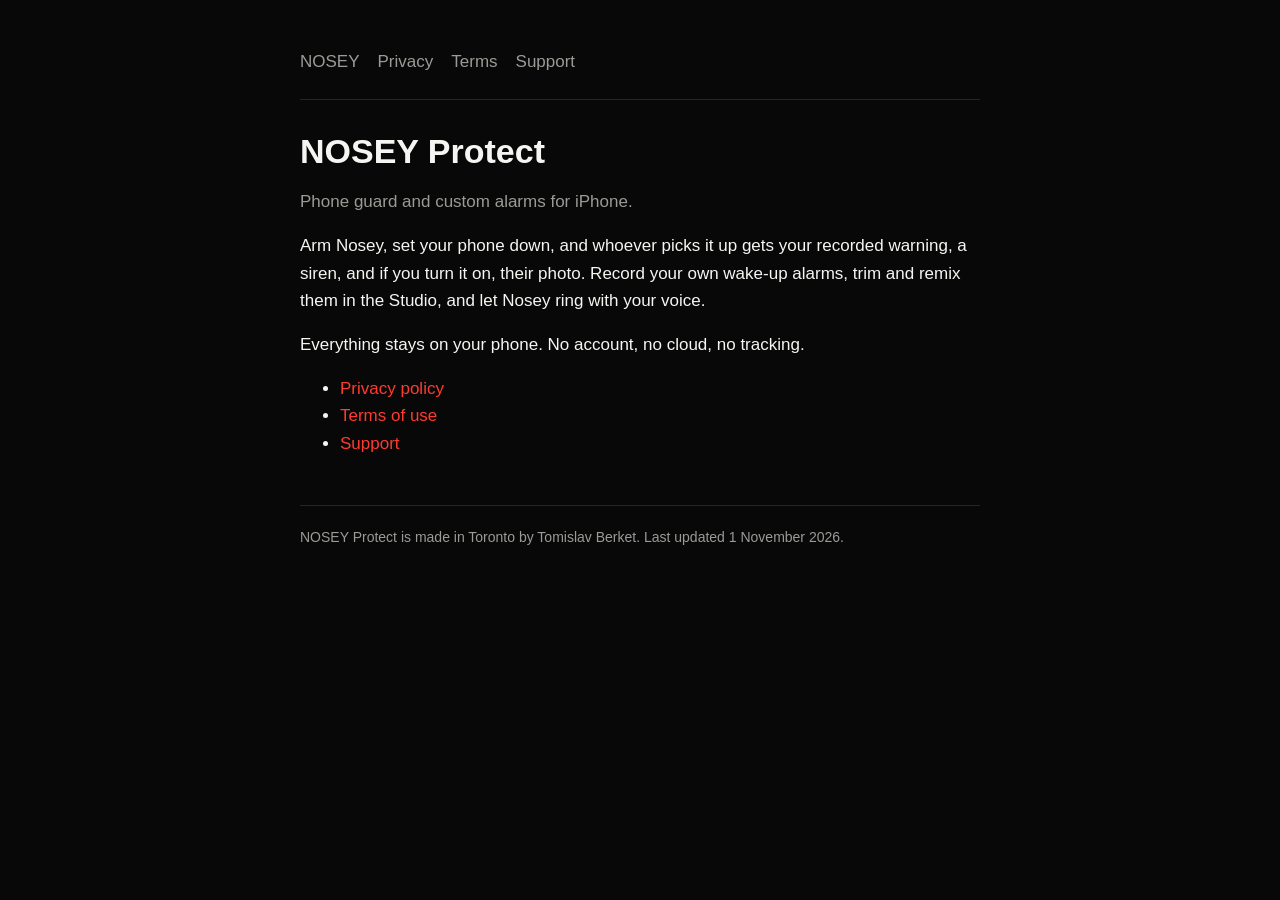
<file: index.html>
<!doctype html><html lang="en"><head><meta charset="utf-8"><meta name="viewport" content="width=device-width,initial-scale=1"><link rel="stylesheet" href="style.css"><title>NOSEY Protect</title></head><body><main><nav><a href="index.html">NOSEY</a><a href="privacy.html">Privacy</a><a href="terms.html">Terms</a><a href="support.html">Support</a></nav>
<h1>NOSEY Protect</h1>
<p class="muted">Phone guard and custom alarms for iPhone.</p>
<p>Arm Nosey, set your phone down, and whoever picks it up gets your recorded warning, a siren, and if you turn it on, their photo. Record your own wake-up alarms, trim and remix them in the Studio, and let Nosey ring with your voice.</p>
<p>Everything stays on your phone. No account, no cloud, no tracking.</p>
<ul><li><a href="privacy.html">Privacy policy</a></li><li><a href="terms.html">Terms of use</a></li><li><a href="support.html">Support</a></li></ul>
<footer>NOSEY Protect is made in Toronto by Tomislav Berket. Last updated 1 November 2026.</footer></main></body></html>
</file>
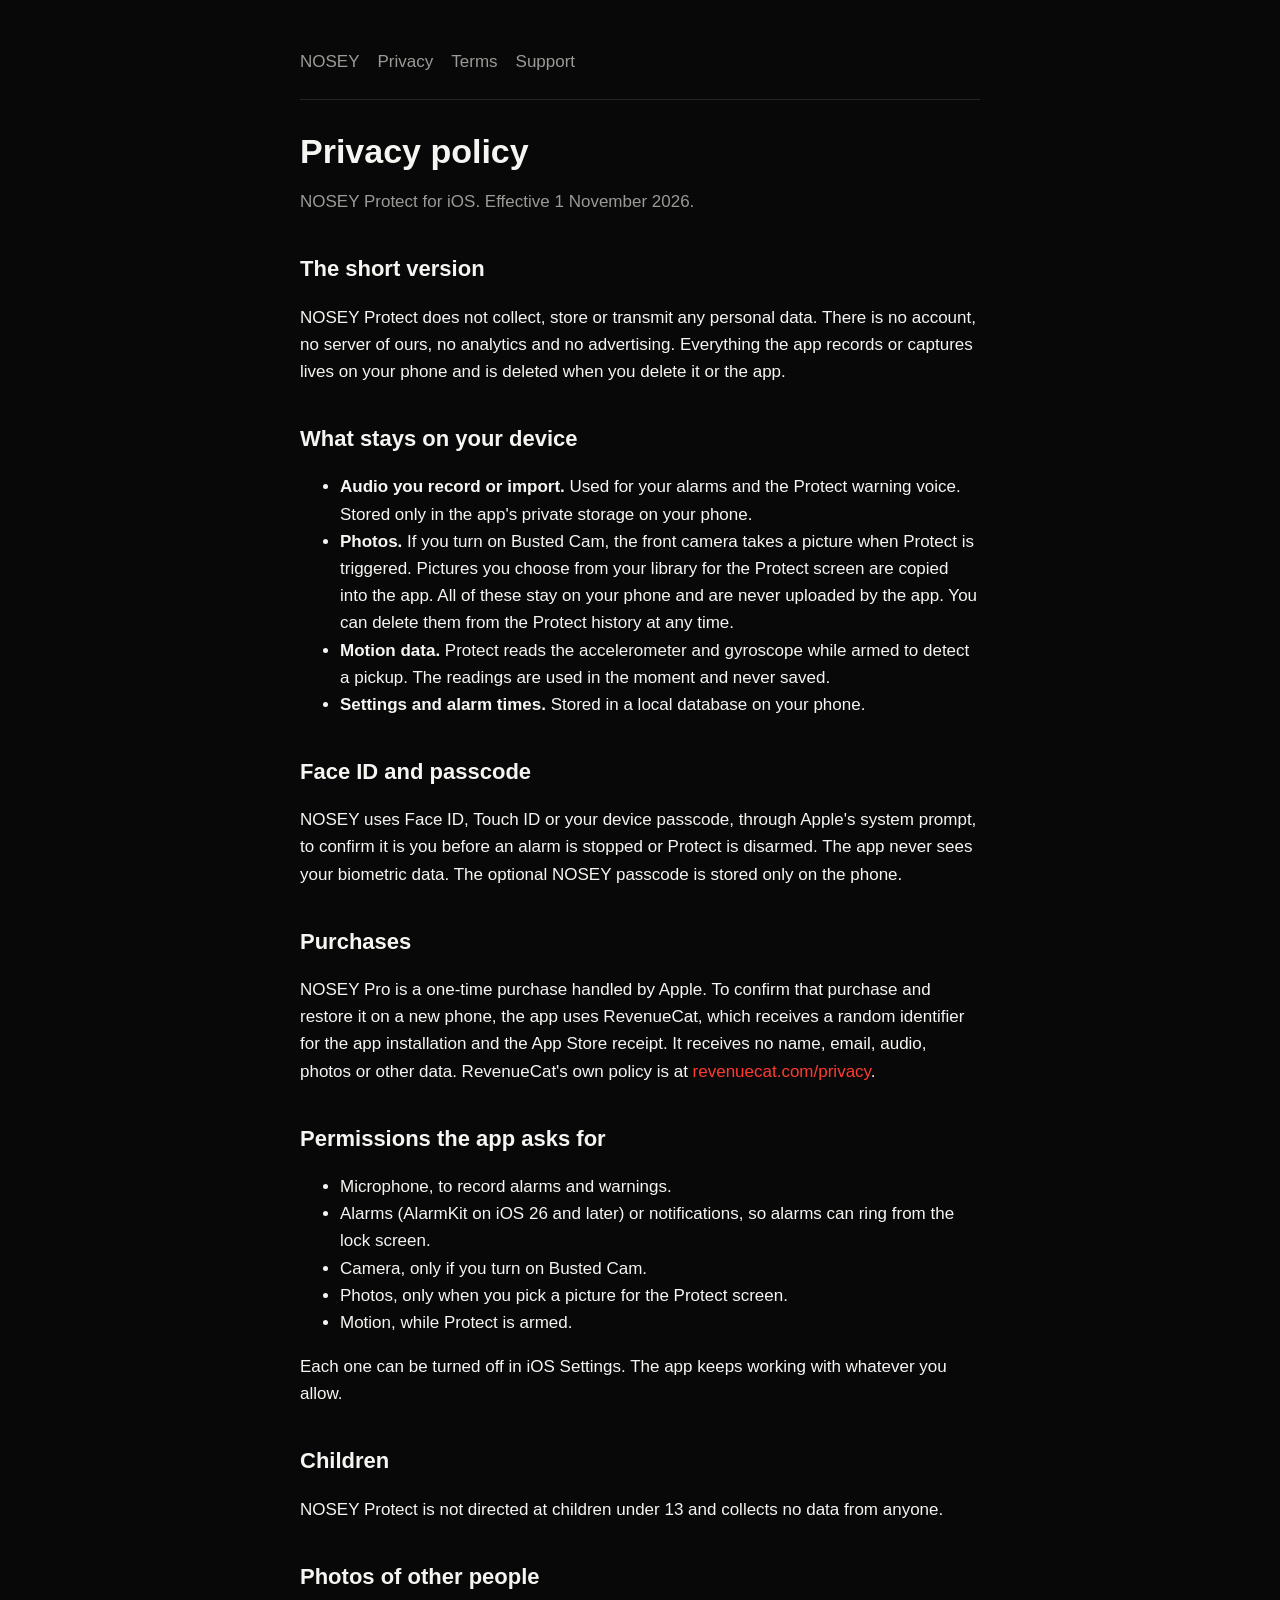
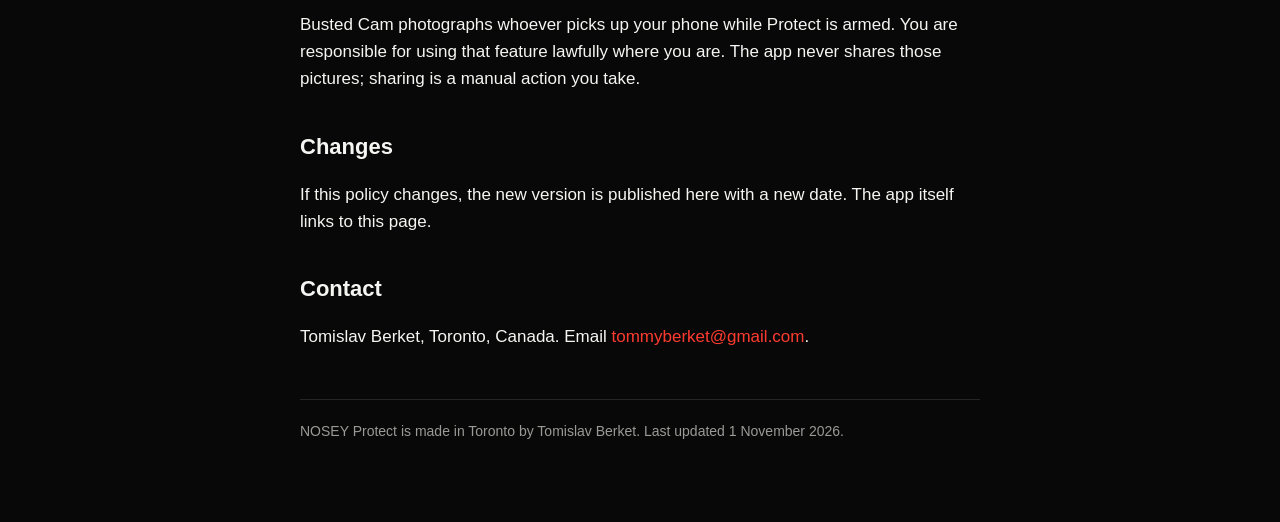
<file: privacy.html>
<!doctype html><html lang="en"><head><meta charset="utf-8"><meta name="viewport" content="width=device-width,initial-scale=1"><link rel="stylesheet" href="style.css"><title>Privacy policy, NOSEY Protect</title></head><body><main><nav><a href="index.html">NOSEY</a><a href="privacy.html">Privacy</a><a href="terms.html">Terms</a><a href="support.html">Support</a></nav>
<h1>Privacy policy</h1>
<p class="muted">NOSEY Protect for iOS. Effective 1 November 2026.</p>
<h2>The short version</h2>
<p>NOSEY Protect does not collect, store or transmit any personal data. There is no account, no server of ours, no analytics and no advertising. Everything the app records or captures lives on your phone and is deleted when you delete it or the app.</p>
<h2>What stays on your device</h2>
<ul>
<li><strong>Audio you record or import.</strong> Used for your alarms and the Protect warning voice. Stored only in the app's private storage on your phone.</li>
<li><strong>Photos.</strong> If you turn on Busted Cam, the front camera takes a picture when Protect is triggered. Pictures you choose from your library for the Protect screen are copied into the app. All of these stay on your phone and are never uploaded by the app. You can delete them from the Protect history at any time.</li>
<li><strong>Motion data.</strong> Protect reads the accelerometer and gyroscope while armed to detect a pickup. The readings are used in the moment and never saved.</li>
<li><strong>Settings and alarm times.</strong> Stored in a local database on your phone.</li>
</ul>
<h2>Face ID and passcode</h2>
<p>NOSEY uses Face ID, Touch ID or your device passcode, through Apple's system prompt, to confirm it is you before an alarm is stopped or Protect is disarmed. The app never sees your biometric data. The optional NOSEY passcode is stored only on the phone.</p>
<h2>Purchases</h2>
<p>NOSEY Pro is a one-time purchase handled by Apple. To confirm that purchase and restore it on a new phone, the app uses RevenueCat, which receives a random identifier for the app installation and the App Store receipt. It receives no name, email, audio, photos or other data. RevenueCat's own policy is at <a href="https://www.revenuecat.com/privacy">revenuecat.com/privacy</a>.</p>
<h2>Permissions the app asks for</h2>
<ul>
<li>Microphone, to record alarms and warnings.</li>
<li>Alarms (AlarmKit on iOS 26 and later) or notifications, so alarms can ring from the lock screen.</li>
<li>Camera, only if you turn on Busted Cam.</li>
<li>Photos, only when you pick a picture for the Protect screen.</li>
<li>Motion, while Protect is armed.</li>
</ul>
<p>Each one can be turned off in iOS Settings. The app keeps working with whatever you allow.</p>
<h2>Children</h2>
<p>NOSEY Protect is not directed at children under 13 and collects no data from anyone.</p>
<h2>Photos of other people</h2>
<p>Busted Cam photographs whoever picks up your phone while Protect is armed. You are responsible for using that feature lawfully where you are. The app never shares those pictures; sharing is a manual action you take.</p>
<h2>Changes</h2>
<p>If this policy changes, the new version is published here with a new date. The app itself links to this page.</p>
<h2>Contact</h2>
<p>Tomislav Berket, Toronto, Canada. Email <a href="mailto:tommyberket@gmail.com">tommyberket@gmail.com</a>.</p>
<footer>NOSEY Protect is made in Toronto by Tomislav Berket. Last updated 1 November 2026.</footer></main></body></html>
</file>
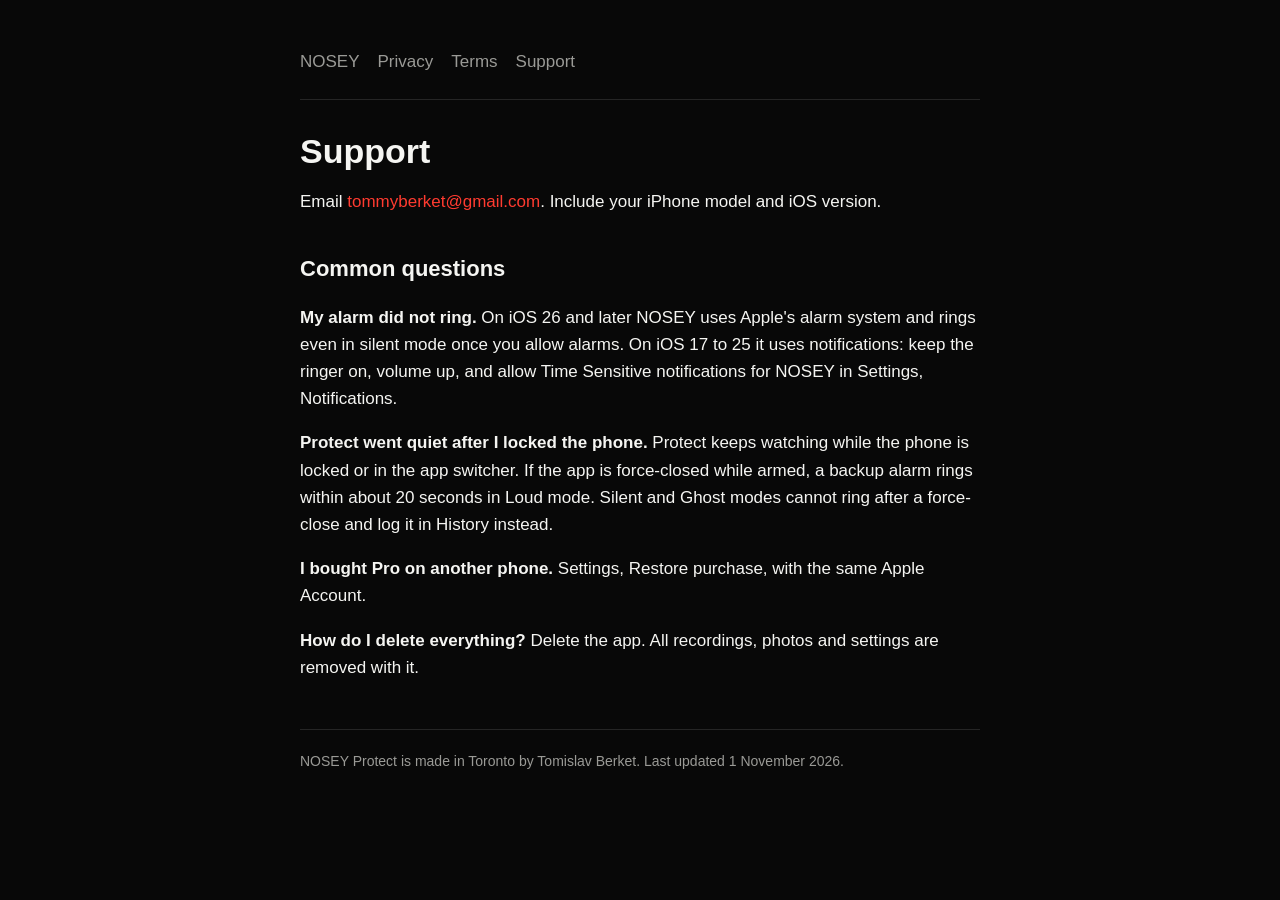
<file: support.html>
<!doctype html><html lang="en"><head><meta charset="utf-8"><meta name="viewport" content="width=device-width,initial-scale=1"><link rel="stylesheet" href="style.css"><title>Support, NOSEY Protect</title></head><body><main><nav><a href="index.html">NOSEY</a><a href="privacy.html">Privacy</a><a href="terms.html">Terms</a><a href="support.html">Support</a></nav>
<h1>Support</h1>
<p>Email <a href="mailto:tommyberket@gmail.com">tommyberket@gmail.com</a>. Include your iPhone model and iOS version.</p>
<h2>Common questions</h2>
<p><strong>My alarm did not ring.</strong> On iOS 26 and later NOSEY uses Apple's alarm system and rings even in silent mode once you allow alarms. On iOS 17 to 25 it uses notifications: keep the ringer on, volume up, and allow Time Sensitive notifications for NOSEY in Settings, Notifications.</p>
<p><strong>Protect went quiet after I locked the phone.</strong> Protect keeps watching while the phone is locked or in the app switcher. If the app is force-closed while armed, a backup alarm rings within about 20 seconds in Loud mode. Silent and Ghost modes cannot ring after a force-close and log it in History instead.</p>
<p><strong>I bought Pro on another phone.</strong> Settings, Restore purchase, with the same Apple Account.</p>
<p><strong>How do I delete everything?</strong> Delete the app. All recordings, photos and settings are removed with it.</p>
<footer>NOSEY Protect is made in Toronto by Tomislav Berket. Last updated 1 November 2026.</footer></main></body></html>
</file>
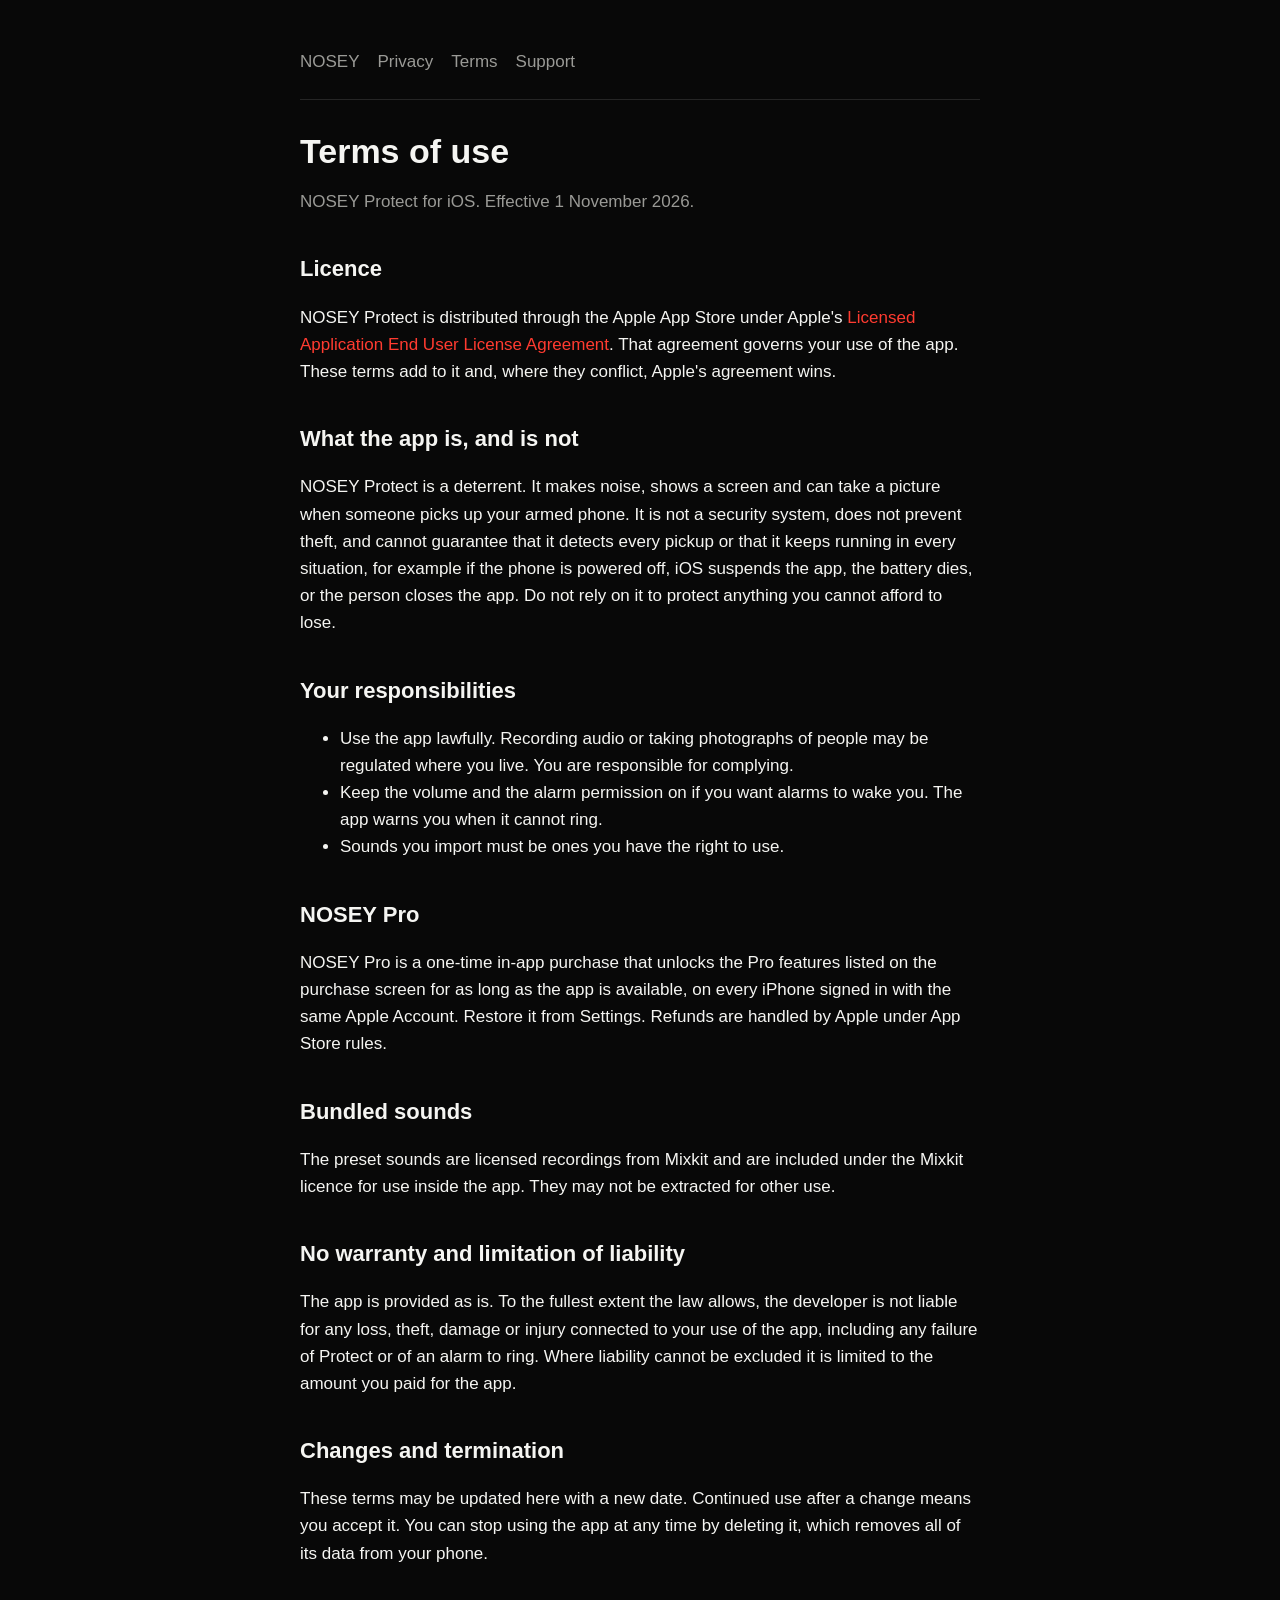
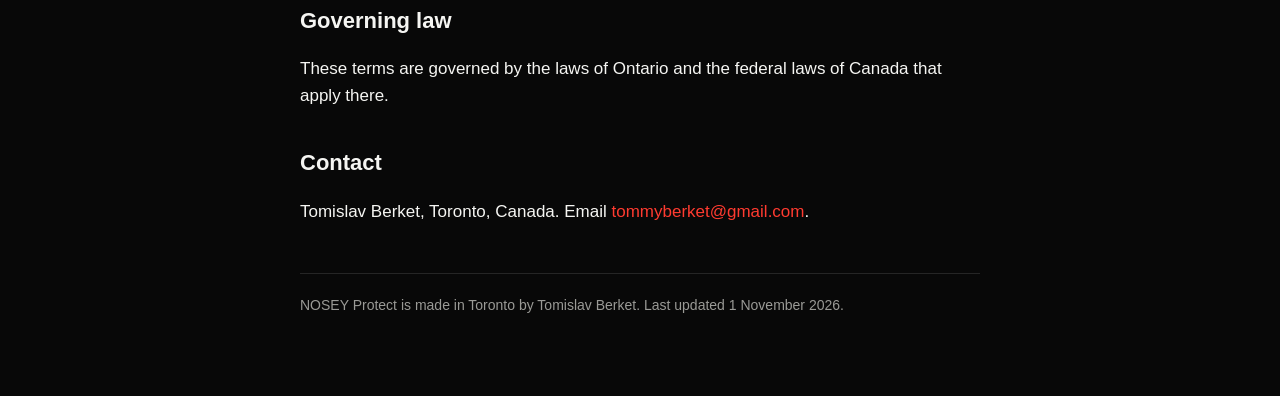
<file: terms.html>
<!doctype html><html lang="en"><head><meta charset="utf-8"><meta name="viewport" content="width=device-width,initial-scale=1"><link rel="stylesheet" href="style.css"><title>Terms of use, NOSEY Protect</title></head><body><main><nav><a href="index.html">NOSEY</a><a href="privacy.html">Privacy</a><a href="terms.html">Terms</a><a href="support.html">Support</a></nav>
<h1>Terms of use</h1>
<p class="muted">NOSEY Protect for iOS. Effective 1 November 2026.</p>
<h2>Licence</h2>
<p>NOSEY Protect is distributed through the Apple App Store under Apple's <a href="https://www.apple.com/legal/internet-services/itunes/dev/stdeula/">Licensed Application End User License Agreement</a>. That agreement governs your use of the app. These terms add to it and, where they conflict, Apple's agreement wins.</p>
<h2>What the app is, and is not</h2>
<p>NOSEY Protect is a deterrent. It makes noise, shows a screen and can take a picture when someone picks up your armed phone. It is not a security system, does not prevent theft, and cannot guarantee that it detects every pickup or that it keeps running in every situation, for example if the phone is powered off, iOS suspends the app, the battery dies, or the person closes the app. Do not rely on it to protect anything you cannot afford to lose.</p>
<h2>Your responsibilities</h2>
<ul>
<li>Use the app lawfully. Recording audio or taking photographs of people may be regulated where you live. You are responsible for complying.</li>
<li>Keep the volume and the alarm permission on if you want alarms to wake you. The app warns you when it cannot ring.</li>
<li>Sounds you import must be ones you have the right to use.</li>
</ul>
<h2>NOSEY Pro</h2>
<p>NOSEY Pro is a one-time in-app purchase that unlocks the Pro features listed on the purchase screen for as long as the app is available, on every iPhone signed in with the same Apple Account. Restore it from Settings. Refunds are handled by Apple under App Store rules.</p>
<h2>Bundled sounds</h2>
<p>The preset sounds are licensed recordings from Mixkit and are included under the Mixkit licence for use inside the app. They may not be extracted for other use.</p>
<h2>No warranty and limitation of liability</h2>
<p>The app is provided as is. To the fullest extent the law allows, the developer is not liable for any loss, theft, damage or injury connected to your use of the app, including any failure of Protect or of an alarm to ring. Where liability cannot be excluded it is limited to the amount you paid for the app.</p>
<h2>Changes and termination</h2>
<p>These terms may be updated here with a new date. Continued use after a change means you accept it. You can stop using the app at any time by deleting it, which removes all of its data from your phone.</p>
<h2>Governing law</h2>
<p>These terms are governed by the laws of Ontario and the federal laws of Canada that apply there.</p>
<h2>Contact</h2>
<p>Tomislav Berket, Toronto, Canada. Email <a href="mailto:tommyberket@gmail.com">tommyberket@gmail.com</a>.</p>
<footer>NOSEY Protect is made in Toronto by Tomislav Berket. Last updated 1 November 2026.</footer></main></body></html>
</file>
<file: style.css>
:root{color-scheme:dark;--bg:#080808;--ink:#F5F5F2;--gray:#9A9A96;--red:#FF3B30;--line:rgba(245,245,242,.12)}
*{box-sizing:border-box}body{margin:0;background:var(--bg);color:var(--ink);font:17px/1.6 -apple-system,BlinkMacSystemFont,"Inter",Helvetica,Arial,sans-serif}
main{max-width:720px;margin:0 auto;padding:48px 20px 80px}h1{font-size:34px;line-height:1.15;margin:0 0 8px}h2{font-size:22px;margin:36px 0 8px}
p,li{color:var(--ink)}.muted{color:var(--gray)}a{color:var(--red);text-decoration:none}a:hover{text-decoration:underline}
nav{display:flex;gap:18px;padding-bottom:24px;border-bottom:1px solid var(--line);margin-bottom:32px}nav a{color:var(--gray)}
footer{margin-top:48px;padding-top:20px;border-top:1px solid var(--line);color:var(--gray);font-size:14px}
</file>
